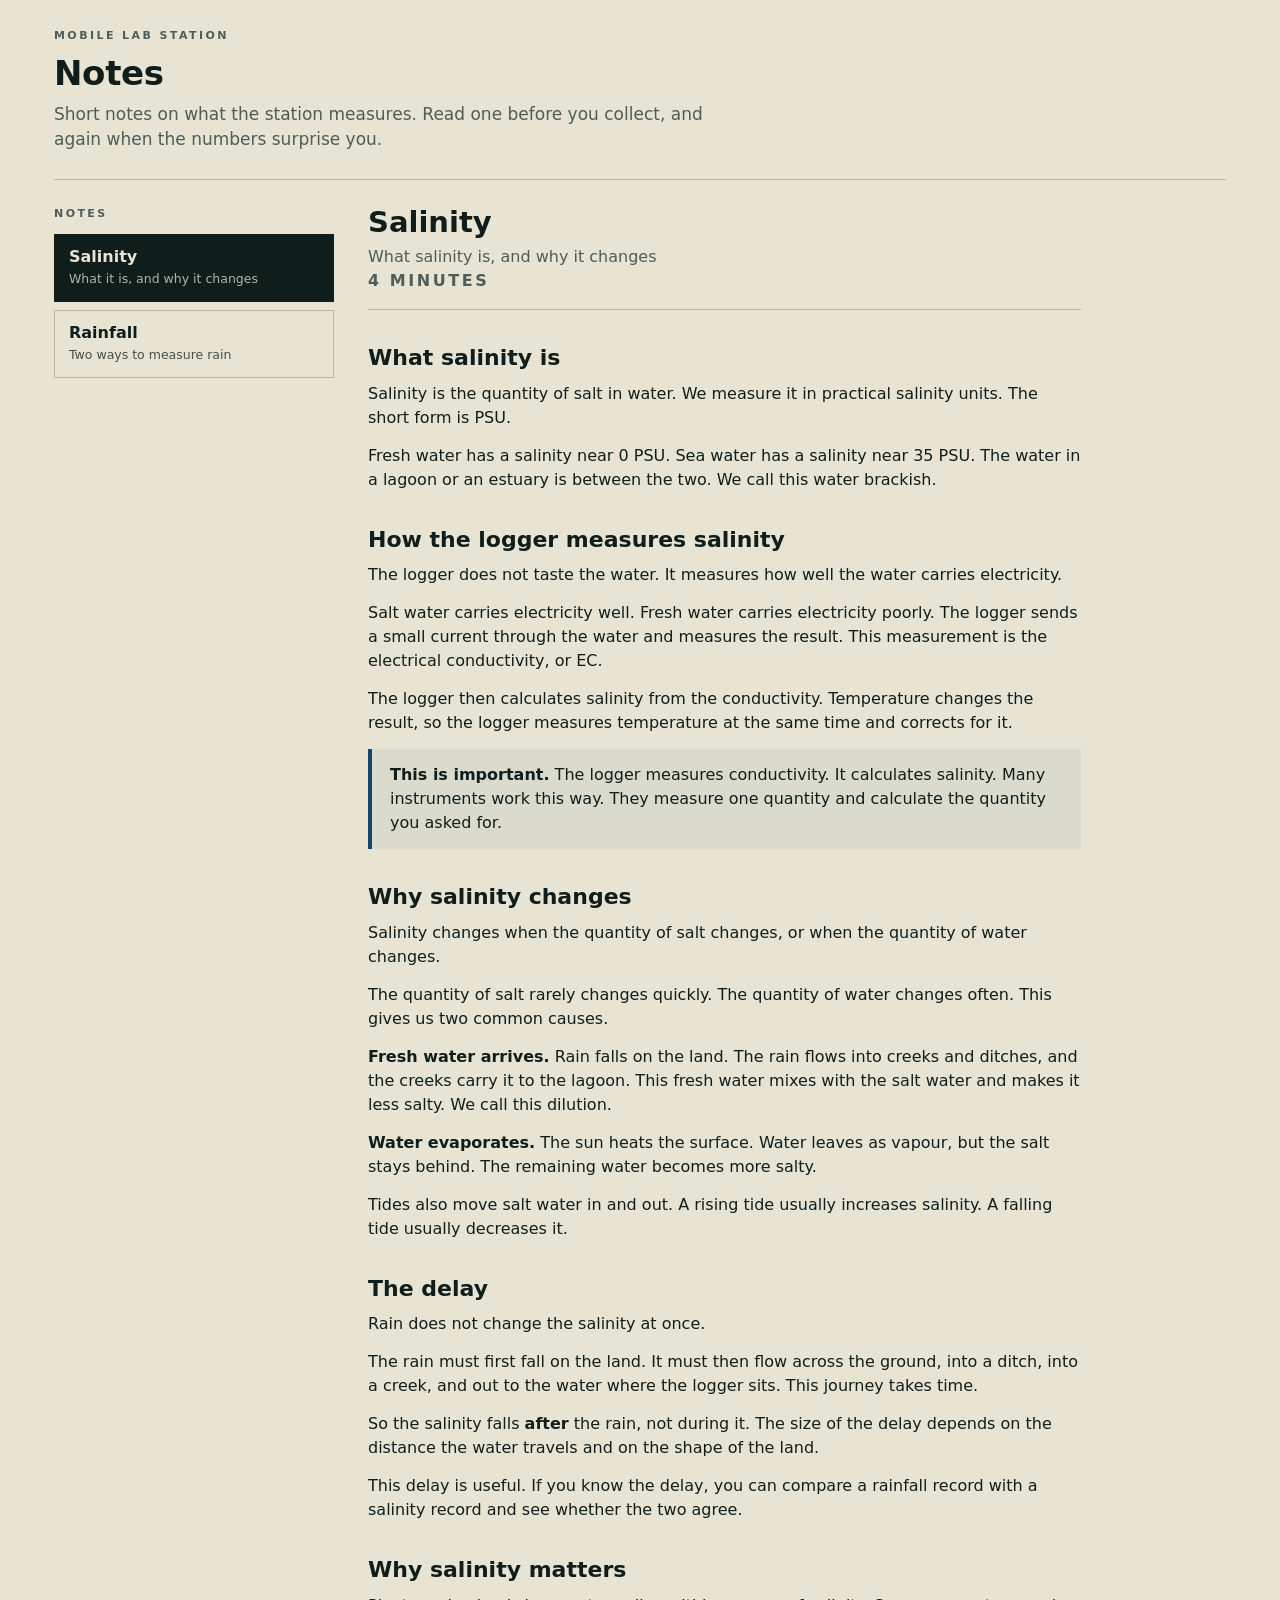
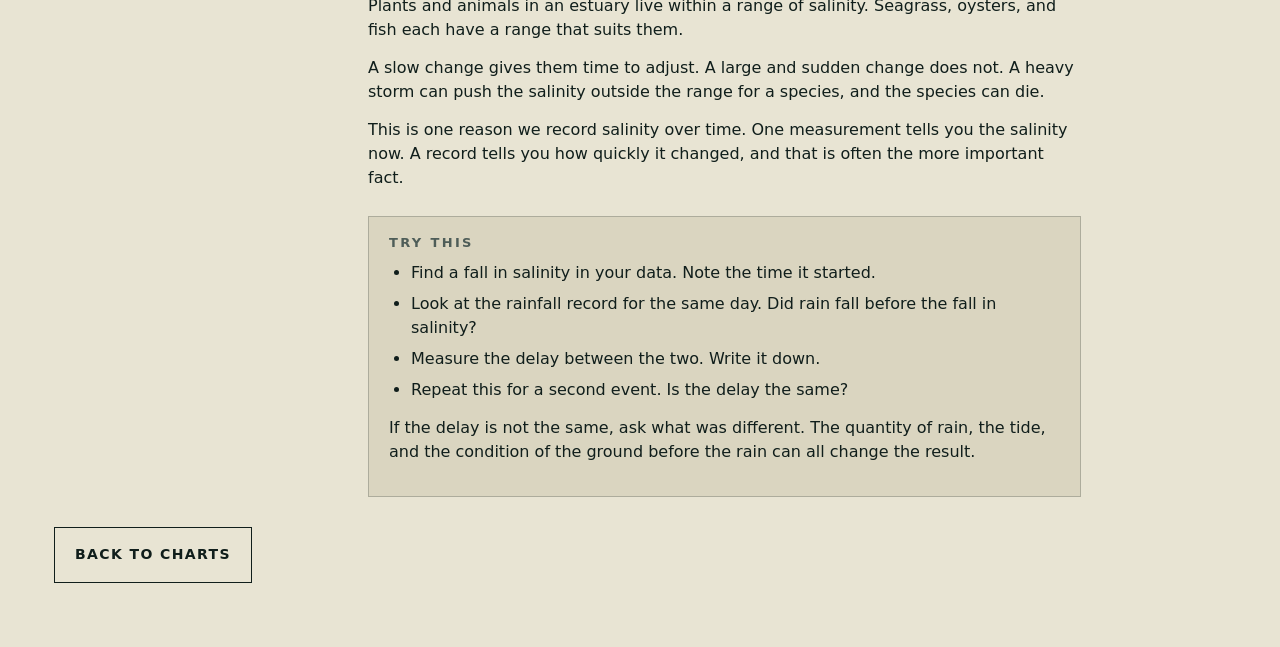
<file: web/knowledge.html>
<!DOCTYPE html>
<html lang="en">
<head>
<meta charset="utf-8">
<meta name="viewport" content="width=device-width, initial-scale=1">
<title>Notes — Mobile Lab Station</title>
<style>
:root{
  --paper:#E8E4D3;
  --paper-deep:#DAD5C0;
  --ink:#101E1B;
  --ink-soft:#4E5D58;
  --sounding:#14476B;
  --magenta:#A81D63;
  --hair:rgba(16,30,27,.22);
  --hair-soft:rgba(16,30,27,.10);
  --tap:56px;
}
*{box-sizing:border-box}
html,body{margin:0;padding:0}
body{
  background:var(--paper);color:var(--ink);
  font-family:"DejaVu Sans","Liberation Sans","Noto Sans",system-ui,sans-serif;
  font-size:16px;line-height:1.5;-webkit-text-size-adjust:100%;
}
.wrap{max-width:1220px;margin:0 auto;padding:28px 24px 64px}
.eyebrow{font-size:11px;letter-spacing:.22em;text-transform:uppercase;
  color:var(--ink-soft);font-weight:700;margin:0 0 10px}
.title{font-size:34px;line-height:1.1;font-weight:700;margin:0 0 10px;letter-spacing:-.01em}
.lede{margin:0;max-width:62ch;color:var(--ink-soft);font-size:17px}
.rule{height:0;border:0;border-top:1px solid var(--hair);margin:26px 0 0;position:relative}
.rule::after{content:"";position:absolute;left:0;right:0;top:4px;
  border-top:1px dotted var(--hair-soft)}

.cols{display:grid;grid-template-columns:280px 1fr;gap:34px;margin:26px 0 0;align-items:start}

.toc{position:sticky;top:24px}
.toc-head{font-size:11px;letter-spacing:.22em;text-transform:uppercase;
  font-weight:700;color:var(--ink-soft);margin:0 0 12px}
.toc-item{
  display:block;width:100%;text-align:left;
  min-height:var(--tap);padding:12px 14px;margin:0 0 8px;
  background:transparent;border:1px solid var(--hair);
  color:var(--ink);font:inherit;cursor:pointer;
}
.toc-item:hover{background:var(--paper-deep)}
.toc-item[aria-current="true"]{
  background:var(--ink);color:var(--paper);border-color:var(--ink);
}
.toc-t{display:block;font-size:16px;font-weight:700;line-height:1.25}
.toc-s{display:block;font-size:12.5px;margin-top:3px;opacity:.75}

.doc{max-width:70ch}
.doc h2{font-size:22px;font-weight:700;margin:34px 0 10px;line-height:1.25}
.doc h2:first-child{margin-top:0}
.doc p{margin:0 0 14px}
.doc b{font-weight:700}
.doc ol,.doc ul{margin:0 0 14px;padding-left:22px}
.doc li{margin:0 0 7px}
.doc table{border-collapse:collapse;width:100%;margin:0 0 18px;font-size:14.5px}
.doc th,.doc td{border:1px solid var(--hair);padding:9px 11px;text-align:left;vertical-align:top}
.doc th{background:var(--paper-deep);font-size:12px;letter-spacing:.1em;text-transform:uppercase}

.doc-head{border-bottom:1px solid var(--hair);padding:0 0 16px;margin:0 0 22px}
.doc-head h1{font-size:29px;margin:0 0 6px;line-height:1.15}
.doc-head p{margin:0;color:var(--ink-soft);font-size:16px}
.meta{margin:10px 0 0;font-size:11px;letter-spacing:.16em;text-transform:uppercase;
  color:var(--ink-soft);font-weight:700}

.callout{
  border-left:4px solid var(--sounding);
  background:rgba(20,71,107,.06);
  padding:14px 18px;margin:0 0 18px;
}
.callout p:last-child{margin:0}

.try{border:1px solid var(--hair);background:var(--paper-deep);padding:18px 20px;margin:26px 0 0}
.try h2{margin:0 0 10px;font-size:13px;letter-spacing:.18em;text-transform:uppercase;
  color:var(--ink-soft)}

.hidden{display:none}

a.back{display:inline-flex;align-items:center;min-height:var(--tap);
  margin:30px 0 0;padding:0 20px;border:1px solid var(--ink);color:var(--ink);
  text-decoration:none;font-size:14px;letter-spacing:.1em;text-transform:uppercase;font-weight:700}
a.back:hover{background:var(--ink);color:var(--paper)}
a:focus-visible,button:focus-visible{outline:3px solid var(--magenta);outline-offset:2px}

@media (max-width:900px){
  .cols{grid-template-columns:1fr}
  .toc{position:static}
  .title{font-size:27px}
}
@media (prefers-reduced-motion:reduce){*{animation:none!important;transition:none!important}}
</style>
</head>
<body>
<div class="wrap">

  <p class="eyebrow">Mobile Lab Station</p>
  <h1 class="title">Notes</h1>
  <p class="lede">Short notes on what the station measures. Read one before you collect,
  and again when the numbers surprise you.</p>

  <hr class="rule">

  <div class="cols">

    <nav class="toc">
      <p class="toc-head">Notes</p>
      <button class="toc-item" data-doc="salinity" aria-current="true">
        <span class="toc-t">Salinity</span>
        <span class="toc-s">What it is, and why it changes</span>
      </button>
      <button class="toc-item" data-doc="rainfall">
        <span class="toc-t">Rainfall</span>
        <span class="toc-s">Two ways to measure rain</span>
      </button>
    </nav>

    <main>

      <article class="doc" id="doc-salinity">
        <header class="doc-head">
          <h1>Salinity</h1>
          <p>What salinity is, and why it changes</p>
          <p class="meta">4 minutes</p>
        </header>

        <h2>What salinity is</h2>
        <p>Salinity is the quantity of salt in water. We measure it in practical salinity
        units. The short form is PSU.</p>
        <p>Fresh water has a salinity near 0 PSU. Sea water has a salinity near 35 PSU.
        The water in a lagoon or an estuary is between the two. We call this water
        brackish.</p>

        <h2>How the logger measures salinity</h2>
        <p>The logger does not taste the water. It measures how well the water carries
        electricity.</p>
        <p>Salt water carries electricity well. Fresh water carries electricity poorly.
        The logger sends a small current through the water and measures the result. This
        measurement is the electrical conductivity, or EC.</p>
        <p>The logger then calculates salinity from the conductivity. Temperature changes
        the result, so the logger measures temperature at the same time and corrects for
        it.</p>
        <div class="callout">
          <p><b>This is important.</b> The logger measures conductivity. It calculates
          salinity. Many instruments work this way. They measure one quantity and
          calculate the quantity you asked for.</p>
        </div>

        <h2>Why salinity changes</h2>
        <p>Salinity changes when the quantity of salt changes, or when the quantity of
        water changes.</p>
        <p>The quantity of salt rarely changes quickly. The quantity of water changes
        often. This gives us two common causes.</p>
        <p><b>Fresh water arrives.</b> Rain falls on the land. The rain flows into creeks
        and ditches, and the creeks carry it to the lagoon. This fresh water mixes with
        the salt water and makes it less salty. We call this dilution.</p>
        <p><b>Water evaporates.</b> The sun heats the surface. Water leaves as vapour, but
        the salt stays behind. The remaining water becomes more salty.</p>
        <p>Tides also move salt water in and out. A rising tide usually increases salinity.
        A falling tide usually decreases it.</p>

        <h2>The delay</h2>
        <p>Rain does not change the salinity at once.</p>
        <p>The rain must first fall on the land. It must then flow across the ground, into
        a ditch, into a creek, and out to the water where the logger sits. This journey
        takes time.</p>
        <p>So the salinity falls <b>after</b> the rain, not during it. The size of the
        delay depends on the distance the water travels and on the shape of the land.</p>
        <p>This delay is useful. If you know the delay, you can compare a rainfall record
        with a salinity record and see whether the two agree.</p>

        <h2>Why salinity matters</h2>
        <p>Plants and animals in an estuary live within a range of salinity. Seagrass,
        oysters, and fish each have a range that suits them.</p>
        <p>A slow change gives them time to adjust. A large and sudden change does not. A
        heavy storm can push the salinity outside the range for a species, and the species
        can die.</p>
        <p>This is one reason we record salinity over time. One measurement tells you the
        salinity now. A record tells you how quickly it changed, and that is often the more
        important fact.</p>

        <section class="try">
          <h2>Try this</h2>
          <ul>
            <li>Find a fall in salinity in your data. Note the time it started.</li>
            <li>Look at the rainfall record for the same day. Did rain fall before the
            fall in salinity?</li>
            <li>Measure the delay between the two. Write it down.</li>
            <li>Repeat this for a second event. Is the delay the same?</li>
          </ul>
          <p>If the delay is not the same, ask what was different. The quantity of rain,
          the tide, and the condition of the ground before the rain can all change the
          result.</p>
        </section>
      </article>

      <article class="doc hidden" id="doc-rainfall">
        <header class="doc-head">
          <h1>Rainfall</h1>
          <p>Two ways to measure rain, and why they disagree</p>
          <p class="meta">5 minutes</p>
        </header>

        <h2>Two ways to know that it rained</h2>
        <p>You can measure the rain where you stand. You can also read a record that
        somebody else made.</p>
        <p>Both are useful. Both are correct. They do not always agree, and the reason they
        disagree is worth understanding.</p>

        <h2>A rain gauge</h2>
        <p>A rain gauge is a container with a known opening. Rain falls into the opening
        and collects in the container. You read the depth on a scale.</p>
        <p>The measurement is a depth, usually in millimetres. A reading of 10 mm means the
        rain would lie 10 mm deep on flat ground.</p>
        <p>A rain gauge is accurate, but it measures one place only. It tells you what fell
        on the gauge. It does not tell you what fell on the next street.</p>
        <div class="callout">
          <p><b>Where you put the gauge changes the result.</b> Keep the gauge away from
          buildings and trees. A wall or a branch can block the rain, or it can direct
          extra rain into the container. Record the position of your gauge and do not move
          it.</p>
        </div>

        <h2>A public rainfall record</h2>
        <p>Weather services publish rainfall records. They build these records from radar,
        from satellites, and from a network of stations.</p>
        <p>To cover a whole country, the service divides the map into cells. It reports one
        value for each cell. A cell can be several kilometres across.</p>
        <p>The value for a cell is an average across the whole cell. This is a sensible way
        to cover a large area with a limited number of instruments.</p>

        <h2>Scale is not accuracy</h2>
        <p>Here is the important idea.</p>
        <p>A public record can be accurate and still be wrong for your creek.</p>
        <p>Some storms are small. A summer storm can rain hard on one block and leave the
        next block dry. If that storm covers a small part of a large cell, the average for
        the cell stays low. The record is a correct average. It is still a poor description
        of your creek.</p>
        <p>Your gauge has the opposite property. It describes one place very well, and it
        describes nowhere else at all.</p>
        <table>
          <thead><tr><th></th><th>Rain gauge</th><th>Public record</th></tr></thead>
          <tbody>
            <tr><td><b>Area</b></td><td>one point</td>
              <td>a cell, several kilometres across</td></tr>
            <tr><td><b>Tells you</b></td><td>exactly what fell there</td>
              <td>the average across the cell</td></tr>
            <tr><td><b>Misses</b></td><td>everywhere else</td>
              <td>small storms inside the cell</td></tr>
          </tbody>
        </table>
        <p>Neither source is better. They answer different questions.</p>

        <h2>What to do when they disagree</h2>
        <p>Do not decide that one source is lying. Ask what each source can see.</p>
        <ol>
          <li>Check the time. The two records must cover the same period.</li>
          <li>Check the position. How far is your gauge from the centre of the cell?</li>
          <li>Check the size of the storm. A small storm explains a disagreement. A large
          storm over many hours does not.</li>
          <li>Check your gauge. Is it clear of obstructions? Did somebody empty it?</li>
        </ol>
        <p>If your gauge shows rain and the public record does not, and the storm was small
        and local, then you have found the limit of the public record. You have not found
        an error.</p>
        <p>This is a real result. Record it.</p>

        <h2>Why your measurement counts</h2>
        <p>Nobody measures the rain on your creek. The nearest official station may be many
        kilometres away.</p>
        <p>When you read your gauge and write the number down, you create information that
        did not exist before. If you do this often, and if you record where the gauge is,
        your record becomes useful to other people.</p>
        <p>Volunteer rain gauge networks work in exactly this way. Many of the rainfall
        records that scientists use come from people who read a gauge each morning and
        wrote the number down.</p>

        <section class="try">
          <h2>Try this</h2>
          <ul>
            <li>Read your gauge at the same time each day. Record 0 mm on dry days. A dry
            day is data.</li>
            <li>Find the public rainfall record for the same day and the same place. Write
            both numbers side by side.</li>
            <li>After two weeks, count the days when the two agree and the days when they
            do not.</li>
            <li>Look at the days that disagree. What was different about those days?</li>
          </ul>
          <p>Most days will probably agree. The days that do not are the interesting
          ones.</p>
        </section>
      </article>

    </main>
  </div>

  <a class="back" href="/">Back to charts</a>

</div>

<script>
(function(){
  var buttons = document.querySelectorAll(".toc-item");
  var docs = document.querySelectorAll(".doc");
  function show(slug){
    docs.forEach(function(d){ d.classList.toggle("hidden", d.id !== "doc-" + slug); });
    buttons.forEach(function(b){
      b.setAttribute("aria-current", String(b.dataset.doc === slug));
    });
    window.scrollTo(0, 0);
  }
  buttons.forEach(function(b){
    b.addEventListener("click", function(){ show(b.dataset.doc); });
  });
})();
</script>
</body>
</html>
</file>
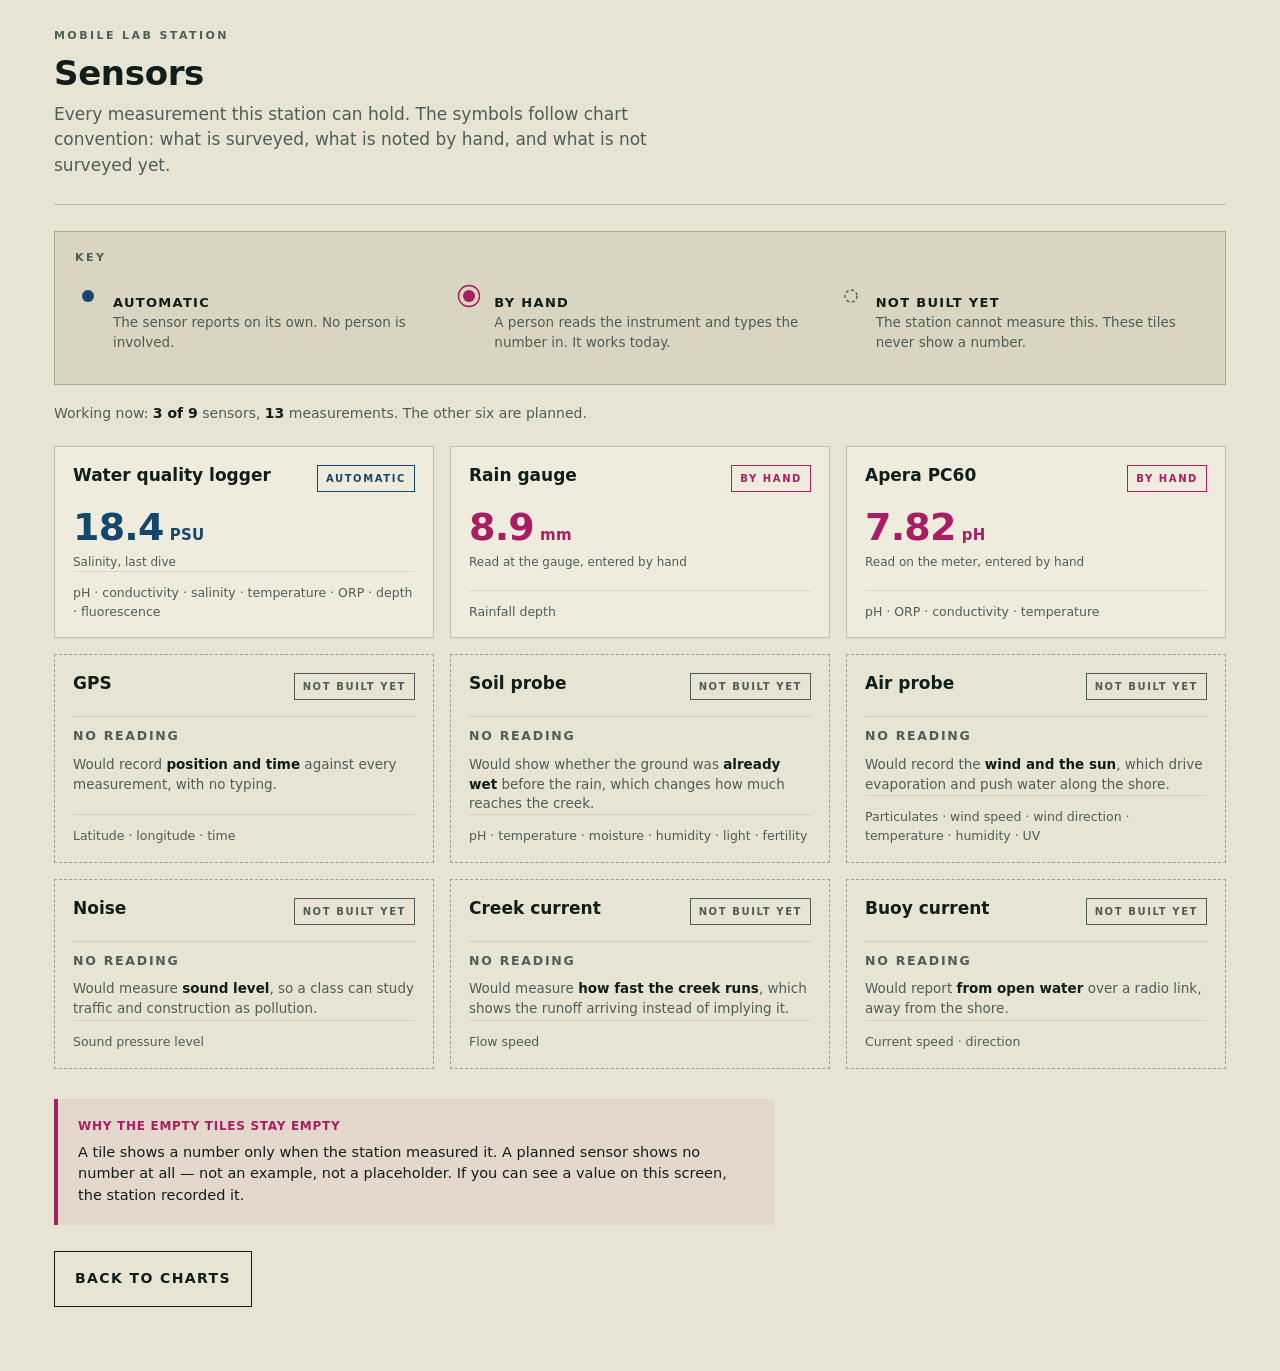
<file: web/sensors.html>
<!DOCTYPE html>
<html lang="en">
<head>
<meta charset="utf-8">
<meta name="viewport" content="width=device-width, initial-scale=1">
<title>Sensors — Mobile Lab Station</title>
<style>
:root{
  --paper:#E8E4D3;
  --paper-deep:#DAD5C0;
  --ink:#101E1B;
  --ink-soft:#4E5D58;
  --sounding:#14476B;
  --shoal:#B4D2DD;
  --magenta:#A81D63;
  --hair:rgba(16,30,27,.22);
  --hair-soft:rgba(16,30,27,.10);
  --tap:56px;
}
*{box-sizing:border-box}
html,body{margin:0;padding:0}
body{
  background:var(--paper);
  color:var(--ink);
  font-family:"DejaVu Sans","Liberation Sans","Noto Sans",system-ui,sans-serif;
  font-size:16px;line-height:1.5;
  -webkit-text-size-adjust:100%;
}
.wrap{max-width:1220px;margin:0 auto;padding:28px 24px 64px}

.eyebrow{
  font-size:11px;letter-spacing:.22em;text-transform:uppercase;
  color:var(--ink-soft);font-weight:700;margin:0 0 10px;
}
.title{
  font-size:34px;line-height:1.1;font-weight:700;margin:0 0 10px;
  letter-spacing:-.01em;
}
.lede{margin:0;max-width:62ch;color:var(--ink-soft);font-size:17px}

.rule{
  height:0;border:0;border-top:1px solid var(--hair);
  margin:26px 0 0;position:relative;
}
.rule::after{
  content:"";position:absolute;left:0;right:0;top:4px;
  border-top:1px dotted var(--hair-soft);
}

/* legend key: the chart's own symbology, used as the talking point */
.key{
  margin:26px 0 0;padding:18px 20px;
  background:var(--paper-deep);
  border:1px solid var(--hair);
}
.key-head{
  font-size:11px;letter-spacing:.22em;text-transform:uppercase;
  font-weight:700;margin:0 0 14px;color:var(--ink-soft);
}
.key-rows{display:grid;gap:14px;grid-template-columns:repeat(3,1fr)}
.key-row{display:flex;gap:12px;align-items:flex-start}
.key-txt{font-size:13.5px;line-height:1.45}
.key-txt b{display:block;font-size:13px;letter-spacing:.1em;text-transform:uppercase}
.key-txt span{color:var(--ink-soft)}

.sym{flex:0 0 26px;height:26px;margin-top:2px}

.count{
  margin:18px 0 0;font-size:14px;color:var(--ink-soft);
}
.count b{color:var(--ink);font-weight:700}

.grid{
  display:grid;gap:16px;margin:22px 0 0;
  grid-template-columns:repeat(3,1fr);
}
.tile{
  border:1px solid var(--hair);
  background:#EFECDE;
  padding:18px 18px 16px;
  min-height:190px;
  display:flex;flex-direction:column;
}
.tile-planned{
  background:transparent;
  border-style:dashed;
  border-color:rgba(16,30,27,.34);
}

.tile-top{display:flex;justify-content:space-between;align-items:flex-start;gap:12px}
.tile-name{font-size:17px;font-weight:700;margin:0;line-height:1.25}
.chip{
  flex:0 0 auto;font-size:10px;letter-spacing:.16em;text-transform:uppercase;
  font-weight:700;padding:5px 8px;border:1px solid currentColor;white-space:nowrap;
}
.chip-live{color:var(--sounding)}
.chip-manual{color:var(--magenta)}
.chip-planned{color:var(--ink-soft)}

/* soundings: a real value, shown the way a chart shows a depth */
.sounding{
  margin:16px 0 0;
  font-variant-numeric:tabular-nums;
  font-size:38px;font-weight:700;line-height:1;
  letter-spacing:-.02em;
}
.sounding-live{color:var(--sounding)}
.sounding-manual{color:var(--magenta)}
.unit{font-size:15px;font-weight:600;margin-left:6px;letter-spacing:.02em}
.stamp{margin:7px 0 0;font-size:12px;color:var(--ink-soft)}

.nodata{
  margin:16px 0 0;padding:10px 0 0;
  border-top:1px dotted var(--hair);
  font-size:12.5px;letter-spacing:.14em;text-transform:uppercase;
  font-weight:700;color:var(--ink-soft);
}
.would{margin:9px 0 0;font-size:13.5px;color:var(--ink-soft);line-height:1.45}
.would b{color:var(--ink);font-weight:600}

.chans{
  margin:auto 0 0;padding:12px 0 0;
  border-top:1px solid var(--hair-soft);
  font-size:12.5px;color:var(--ink-soft);line-height:1.5;
}

.note{
  margin:30px 0 0;padding:18px 20px;
  border-left:4px solid var(--magenta);
  background:rgba(168,29,99,.06);
  font-size:14.5px;max-width:78ch;
}
.note b{letter-spacing:.06em;text-transform:uppercase;font-size:12px;display:block;
  color:var(--magenta);margin:0 0 7px}

a.back{
  display:inline-flex;align-items:center;min-height:var(--tap);
  margin:26px 0 0;padding:0 20px;
  border:1px solid var(--ink);color:var(--ink);text-decoration:none;
  font-size:14px;letter-spacing:.1em;text-transform:uppercase;font-weight:700;
}
a.back:hover{background:var(--ink);color:var(--paper)}
a:focus-visible,button:focus-visible{outline:3px solid var(--magenta);outline-offset:2px}

@media (max-width:1000px){
  .grid{grid-template-columns:repeat(2,1fr)}
  .key-rows{grid-template-columns:1fr}
}
@media (max-width:640px){
  .grid{grid-template-columns:1fr}
  .title{font-size:27px}
}
@media (prefers-reduced-motion:reduce){*{animation:none!important;transition:none!important}}
</style>
</head>
<body>
<div class="wrap">

  <p class="eyebrow">Mobile Lab Station</p>
  <h1 class="title">Sensors</h1>
  <p class="lede">Every measurement this station can hold. The symbols follow chart
  convention: what is surveyed, what is noted by hand, and what is not surveyed yet.</p>

  <hr class="rule">

  <section class="key">
    <p class="key-head">Key</p>
    <div class="key-rows">

      <div class="key-row">
        <svg class="sym" viewBox="0 0 26 26" aria-hidden="true">
          <circle cx="13" cy="13" r="6" fill="#14476B"></circle>
        </svg>
        <p class="key-txt"><b>Automatic</b>
        <span>The sensor reports on its own. No person is involved.</span></p>
      </div>

      <div class="key-row">
        <svg class="sym" viewBox="0 0 26 26" aria-hidden="true">
          <circle cx="13" cy="13" r="6" fill="#A81D63"></circle>
          <circle cx="13" cy="13" r="10.5" fill="none" stroke="#A81D63" stroke-width="1.4"></circle>
        </svg>
        <p class="key-txt"><b>By hand</b>
        <span>A person reads the instrument and types the number in. It works today.</span></p>
      </div>

      <div class="key-row">
        <svg class="sym" viewBox="0 0 26 26" aria-hidden="true">
          <circle cx="13" cy="13" r="6" fill="none" stroke="#4E5D58"
                  stroke-width="1.4" stroke-dasharray="3 2.5"></circle>
        </svg>
        <p class="key-txt"><b>Not built yet</b>
        <span>The station cannot measure this. These tiles never show a number.</span></p>
      </div>

    </div>
  </section>

  <p class="count">Working now: <b>3 of 9</b> sensors, <b>13</b> measurements.
  The other six are planned.</p>

  <div class="grid">

    <!-- LIVE -->
    <article class="tile">
      <div class="tile-top">
        <h2 class="tile-name">Water quality logger</h2>
        <span class="chip chip-live">Automatic</span>
      </div>
      <p class="sounding sounding-live">18.4<span class="unit">PSU</span></p>
      <p class="stamp">Salinity, last dive</p>
      <p class="chans">pH · conductivity · salinity · temperature · ORP · depth ·
      fluorescence</p>
    </article>

    <!-- MANUAL -->
    <article class="tile">
      <div class="tile-top">
        <h2 class="tile-name">Rain gauge</h2>
        <span class="chip chip-manual">By hand</span>
      </div>
      <p class="sounding sounding-manual">8.9<span class="unit">mm</span></p>
      <p class="stamp">Read at the gauge, entered by hand</p>
      <p class="chans">Rainfall depth</p>
    </article>

    <article class="tile">
      <div class="tile-top">
        <h2 class="tile-name">Apera PC60</h2>
        <span class="chip chip-manual">By hand</span>
      </div>
      <p class="sounding sounding-manual">7.82<span class="unit">pH</span></p>
      <p class="stamp">Read on the meter, entered by hand</p>
      <p class="chans">pH · ORP · conductivity · temperature</p>
    </article>

    <!-- PLANNED -->
    <article class="tile tile-planned">
      <div class="tile-top">
        <h2 class="tile-name">GPS</h2>
        <span class="chip chip-planned">Not built yet</span>
      </div>
      <p class="nodata">No reading</p>
      <p class="would">Would record <b>position and time</b> against every measurement,
      with no typing.</p>
      <p class="chans">Latitude · longitude · time</p>
    </article>

    <article class="tile tile-planned">
      <div class="tile-top">
        <h2 class="tile-name">Soil probe</h2>
        <span class="chip chip-planned">Not built yet</span>
      </div>
      <p class="nodata">No reading</p>
      <p class="would">Would show whether the ground was <b>already wet</b> before the
      rain, which changes how much reaches the creek.</p>
      <p class="chans">pH · temperature · moisture · humidity · light · fertility</p>
    </article>

    <article class="tile tile-planned">
      <div class="tile-top">
        <h2 class="tile-name">Air probe</h2>
        <span class="chip chip-planned">Not built yet</span>
      </div>
      <p class="nodata">No reading</p>
      <p class="would">Would record the <b>wind and the sun</b>, which drive evaporation
      and push water along the shore.</p>
      <p class="chans">Particulates · wind speed · wind direction · temperature ·
      humidity · UV</p>
    </article>

    <article class="tile tile-planned">
      <div class="tile-top">
        <h2 class="tile-name">Noise</h2>
        <span class="chip chip-planned">Not built yet</span>
      </div>
      <p class="nodata">No reading</p>
      <p class="would">Would measure <b>sound level</b>, so a class can study traffic and
      construction as pollution.</p>
      <p class="chans">Sound pressure level</p>
    </article>

    <article class="tile tile-planned">
      <div class="tile-top">
        <h2 class="tile-name">Creek current</h2>
        <span class="chip chip-planned">Not built yet</span>
      </div>
      <p class="nodata">No reading</p>
      <p class="would">Would measure <b>how fast the creek runs</b>, which shows the
      runoff arriving instead of implying it.</p>
      <p class="chans">Flow speed</p>
    </article>

    <article class="tile tile-planned">
      <div class="tile-top">
        <h2 class="tile-name">Buoy current</h2>
        <span class="chip chip-planned">Not built yet</span>
      </div>
      <p class="nodata">No reading</p>
      <p class="would">Would report <b>from open water</b> over a radio link, away from
      the shore.</p>
      <p class="chans">Current speed · direction</p>
    </article>

  </div>

  <p class="note"><b>Why the empty tiles stay empty</b>
  A tile shows a number only when the station measured it. A planned sensor shows no
  number at all — not an example, not a placeholder. If you can see a value on this
  screen, the station recorded it.</p>

  <a class="back" href="/">Back to charts</a>

</div>
</body>
</html>
</file>
